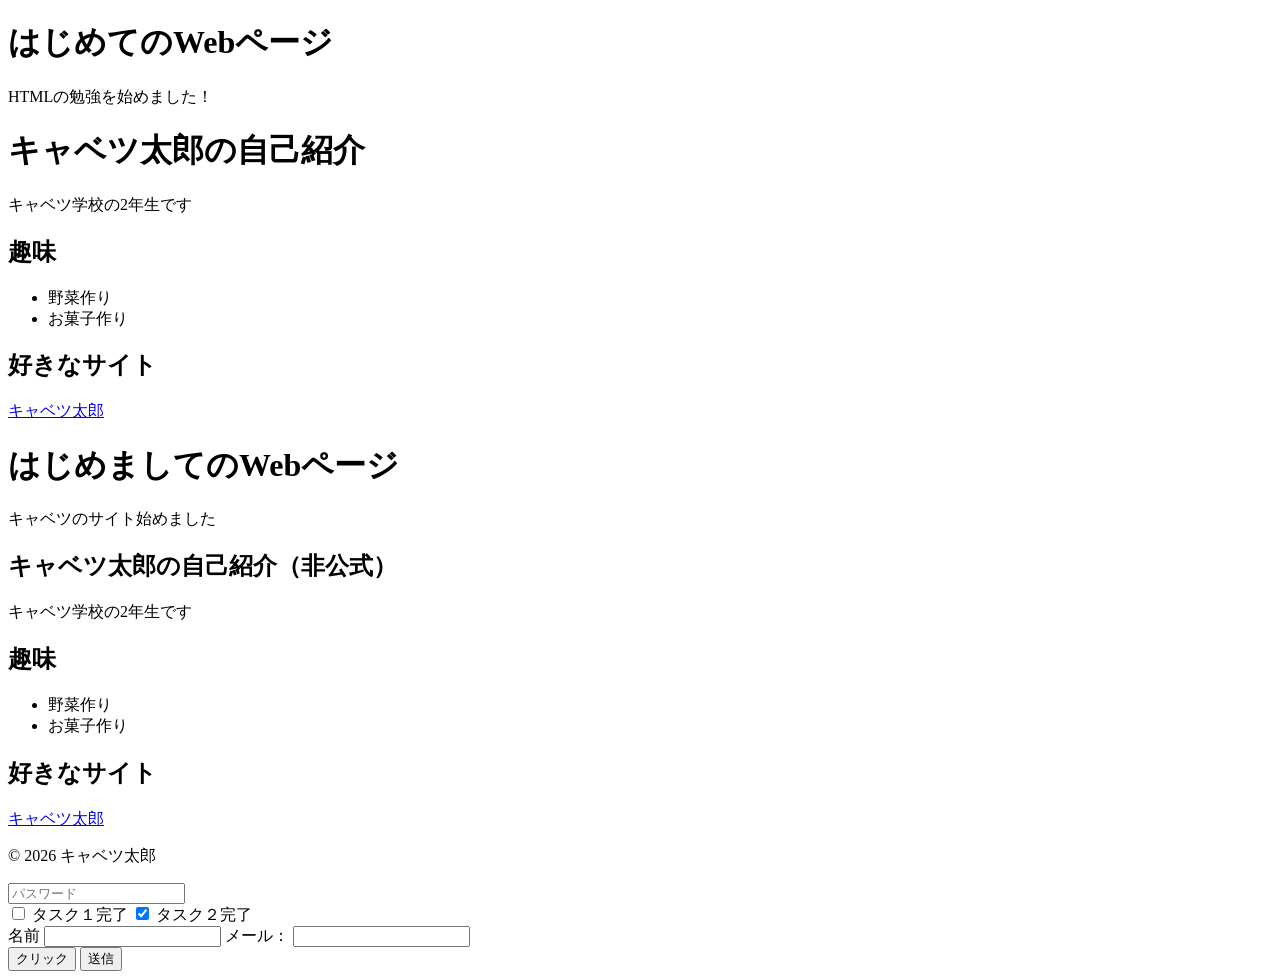
<file: session02/exercise/index.html>
<!doctype html>
<html lang="ja">
  <head>
    <meta charset="UTF-8" />
    <meta name="viewport" content="width=device-width, initial-scale=1.0" />
    <title>自己紹介ページ</title>
  </head>
  <body>
    <!-- ============================================
         実習2: 基本的なHTMLページ
         まずは以下のh1とpを自分の内容に書き換えてみよう
    ============================================ -->
    <h1>はじめてのWebページ</h1>
    <p>HTMLの勉強を始めました！</p>

    <!-- ============================================
         実習3: 自己紹介ページを作ろう
         以下のTODOコメントに従って、内容を追加してください
    ============================================ -->

    <!-- TODO: h1タグで自分の名前を見出しとして書いてみよう -->
 <h1>キャベツ太郎の自己紹介</h1>
    <!-- TODO: pタグで自己紹介文を2〜3文書いてみよう -->
    <!-- 例: <p>情報学部の1年生です。</p> -->
<p>キャベツ学校の2年生です</p>
    <!-- TODO: h2タグで「趣味」という見出しを作ろう -->
<h2>趣味</h2>
    <!-- TODO: ul と li タグで趣味のリストを3つ以上書いてみよう -->
    <!-- 例:
    <ul>
        <li>プログラミング</li>
        <li>読書</li>
    </ul>
    -->
<ul>
    <li>野菜作り</li>
    <li>お菓子作り</li>
</ul>
    <!-- TODO: h2タグで「好きなサイト」という見出しを作ろう -->
<h2>好きなサイト</h2>
    <!-- TODO: aタグで好きなWebサイトへのリンクを1つ以上作ろう -->
    <!-- 例: <a href="https://github.com">GitHub</a> -->
<a href="https://www.yaokin.com/products_search/snack/item_M02116">キャベツ太郎</a>
    <!-- ============================================
         実習4: セマンティックタグで構造化しよう
         上で書いた内容を、以下のセマンティックタグで囲み直してください

         ヒント: 以下の構造にしてみよう
         <header>
             <h1>名前</h1>
         </header>
         <main>
             <section>
                 <h2>自己紹介</h2>
                 <p>...</p>
             </section>
             <section>
                 <h2>趣味</h2>
                 <ul>...</ul>
             </section>
             <section>
                 <h2>好きなサイト</h2>
                 <a>...</a>
             </section>
         </main>
         <footer>
             <p>&copy; 2026 あなたの名前</p>
         </footer>
    ============================================ -->
<header>
        <h1>はじめましてのWebページ</h1>
        <p>キャベツのサイト始めました</p>
</header>
    <main>
    <section>
        <h2>キャベツ太郎の自己紹介（非公式）</h2>
        <p>キャベツ学校の2年生です</p>
    </section>

    <section>
        <h2>趣味</h2>
        <ul>
            <li>野菜作り</li>
            <li>お菓子作り</li>
        </ul>
        <h2>好きなサイト</h2>
        <a><a href="https://www.yaokin.com/products_search/snack/item_M02116">キャベツ太郎</a></a>
    </section>

    </main>
    <footer>
        <p>&copy; 2026 キャベツ太郎</p>
    </footer>

    <!-- ============================================
         実習5: お問い合わせフォームを追加しよう
         以下のTODOに従って、フォームを作成してください
    ============================================ -->

    <!-- TODO: sectionタグで「お問い合わせ」セクションを作ろう -->
    <!-- TODO: formタグの中に以下を作成:
         1. 名前の入力欄（type="text"）+ labelタグ
         2. メールアドレスの入力欄（type="email"）+ labelタグ
         3. 送信ボタン（button type="submit"）
    -->
    <!-- ヒント:
    <section>
        <h2>お問い合わせ</h2>
        <form>
            <div>
                <label for="name">名前:</label>
                <input type="text" id="name" placeholder="山田太郎">
            </div>
            ...
        </form>
    </section>
    -->
<body>
    <from>
        <input type="password" placeholder="パスワード">
        <br>

        <input type="checkbox" id="task1">
        <label for="task1">タスク１完了</label>
        <input type="checkbox" id="task2" checked>
        <label for="task2">タスク２完了</label>
        <br>
        <label for="username">名前</label>
        <input type="text" id="username">
        <label>
            メール：
            <input type="email">
        </label>
        <br>
        <button type="button">クリック</button>
        <button type="submit">送信</button>
    </from>
</body>
  </body>
</html>
</file>
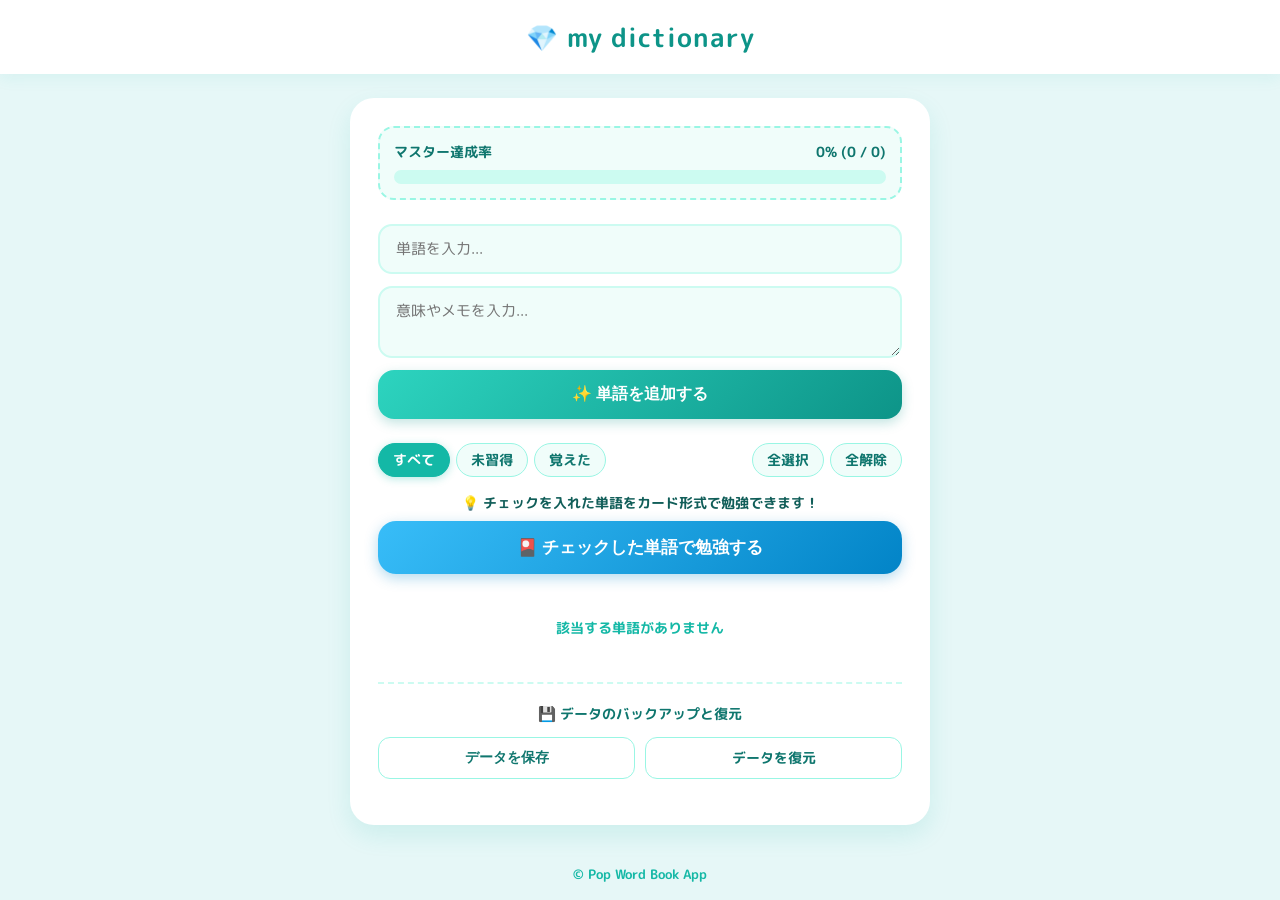
<file: your-app/static/index.html>
<!DOCTYPE html>
<html lang="ja">
<head>
  <meta charset="UTF-8">
  <meta name="viewport" content="width=device-width, initial-scale=1.0">
  <title>わたしじしょ</title>
  <link rel="stylesheet" href="style.css">
  <link rel="preconnect" href="https://fonts.googleapis.com">
  <link rel="preconnect" href="https://fonts.gstatic.com" crossorigin>
  <link href="https://fonts.googleapis.com/css2?family=M+PLUS+Rounded+1c:wght@400;700&display=swap" rel="stylesheet">
</head>
<body>

  <!-- ヘッダー -->
  <header class="header">
    <h1>💎 my dictionary</h1>
  </header>

  <!-- メインコンテナ -->
  <main class="dictionary-card">
    
    <div id="error-message" class="error-message" style="display: none;"></div>

    <!-- 進捗バー（全体のマスター達成率） -->
    <div class="progress-container">
      <div class="progress-label-row">
        <span>マスター達成率</span>
        <span id="master-progress-text">0% (0 / 0)</span>
      </div>
      <div class="progress-bar-bg">
        <div id="master-progress-bar" class="progress-bar-fill" style="width: 0%;"></div>
      </div>
    </div>

    <!-- 入力エリア -->
    <div class="input-area-vertical">
      <input type="text" id="word-input" class="word-input" placeholder="単語を入力..." autocomplete="off">
      <textarea id="memo-input" class="memo-input" placeholder="意味やメモを入力..." rows="2"></textarea>
      <button type="button" id="add-btn" class="word-button">✨ 単語を追加する</button>
    </div>

    <!-- フィルタータブ ＆ 一括選択操作 -->
    <div class="filter-and-select-bar">
      <div class="filter-container">
        <button type="button" class="filter-btn active" data-filter="all">すべて</button>
        <button type="button" class="filter-btn" data-filter="unmastered">未習得</button>
        <button type="button" class="filter-btn" data-filter="mastered">覚えた</button>
      </div>
      <div class="quick-select-btns">
        <button type="button" id="select-all-btn" class="sub-action-btn">全選択</button>
        <button type="button" id="deselect-all-btn" class="sub-action-btn">全解除</button>
      </div>
    </div>

    <!-- 学習説明ガイドテキスト -->
    <div class="study-guide-text">
      💡 チェックを入れた単語をカード形式で勉強できます！
    </div>

    <!-- 単語カードで学習開始ボタン -->
    <button type="button" id="start-study-btn" class="study-start-button">
      🎴 チェックした単語で勉強する
    </button>

    <!-- 単語一覧 -->
    <ul id="dictionary-list" class="dictionary-list"></ul>

    <!-- バックアップ・復元エリア -->
    <div class="backup-section">
      <h3>💾 データのバックアップと復元</h3>
      <div class="backup-buttons">
        <button type="button" id="export-btn" class="backup-btn">データを保存</button>
        <label for="import-file-input" class="backup-btn import-label">
          データを復元
          <input type="file" id="import-file-input" accept=".json" style="display: none;">
        </label>
      </div>
    </div>

  </main>

  <!-- フッター -->
  <footer class="footer">
    <p>&copy; Pop Word Book App</p>
  </footer>

  <!-- 単語カード モーダル -->
  <div id="card-modal" class="card-modal" style="display: none;">
    <div class="card-content">
      <button type="button" id="close-modal-btn" class="close-btn">&times;</button>
      
      <div id="confetti-container" class="confetti-container"></div>

      <!-- お祝い画面 -->
      <div id="congrats-screen" class="congrats-screen" style="display: none;">
        <div class="congrats-emoji">🎉🎊✨</div>
        <h2 class="congrats-title">Congratulations!</h2>
        <p class="congrats-text">選択した単語をすべてマスターしました！<br>素晴らしい集中力です！</p>
        <button type="button" id="congrats-close-btn" class="word-button">学習を終了する</button>
      </div>

      <!-- カード領域 -->
      <div id="study-card-body">
        <div class="card-progress" id="card-progress">1 / 5</div>

        <div class="flash-card-container" id="flash-card">
          <div class="flash-card-inner" id="flash-card-inner">
            <div class="card-face card-front">
              <span class="card-badge">ヒント / 意味</span>
              <p id="card-memo">（メモが表示されます）</p>
            </div>
            <div class="card-face card-back">
              <span class="card-badge">単語 / 答え</span>
              <p id="card-title">（単語が表示されます）</p>
            </div>
          </div>
        </div>
        <p class="flip-hint">※ タップでめくれます</p>

        <div class="card-controls">
          <button type="button" id="wiki-btn" class="card-btn wiki-btn">🔍 Wiki</button>
          <button type="button" id="master-btn" class="card-btn master-btn">✨ 覚えた！</button>
          <button type="button" id="next-btn" class="card-btn next-btn">次へ ➔</button>
        </div>
      </div>

    </div>
  </div>

  <!-- JSの外部読み込み -->
  <script src="app.js"></script>
</body>
</html>
</file>
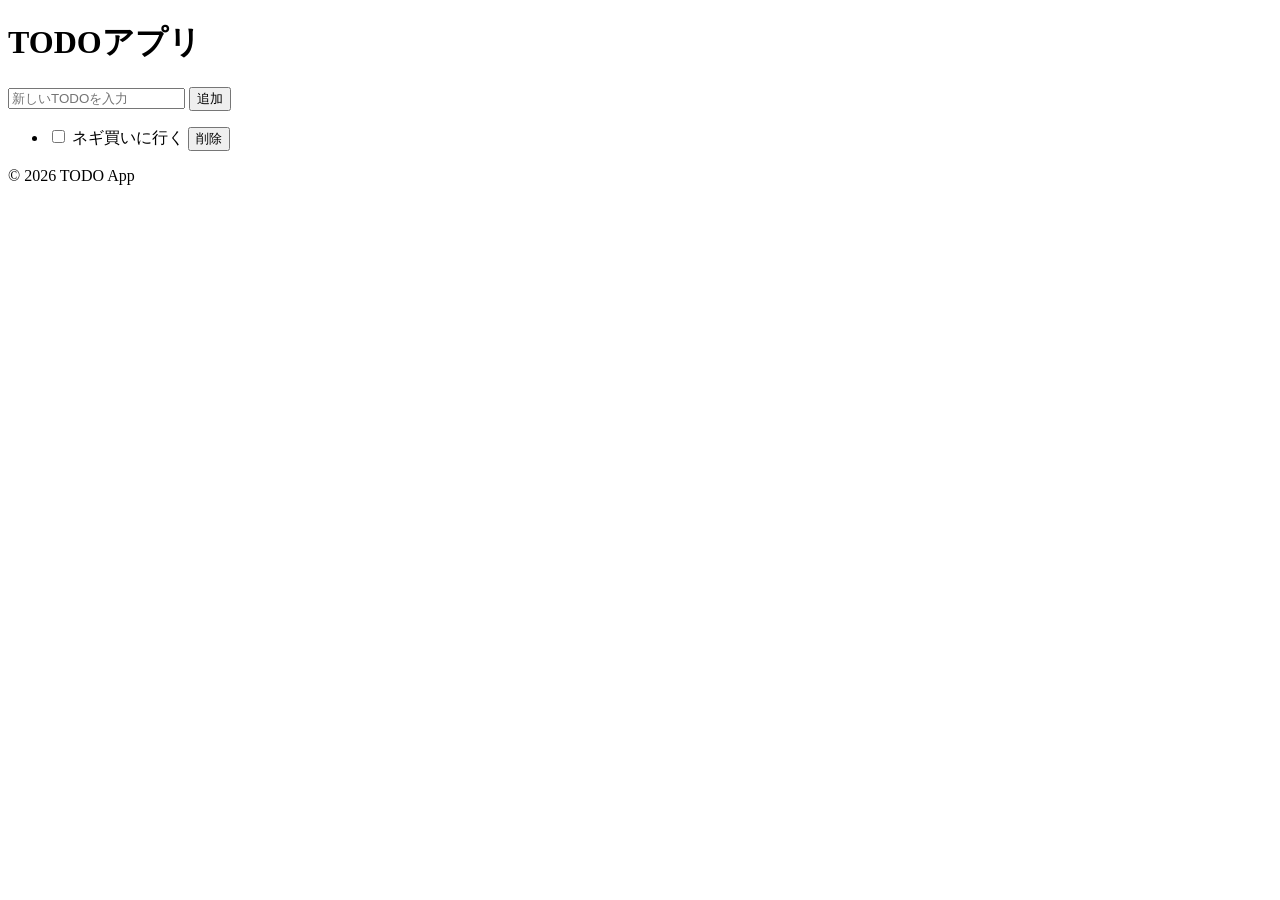
<file: session02/exercise/todo.html>
<!doctype html>
<html lang="ja">
  <head>
    <meta charset="UTF-8" />
    <meta name="viewport" content="width=device-width, initial-scale=1.0" />
    <title>TODO App</title>
  </head>
  <body>

       <!--TODOアプリの HTML を作ろう

       以下の構造を完成させてください:
       1. ヘッダー: アプリのタイトル（h1）
       2. メイン: 入力フォーム + TODOリスト
       3. フッター: 著作権表示

       各TODO項目の構造:-->


    <!-- ===== ヘッダー ===== -->
    <header>
      <!--ヒント: h1タグでアプリのタイトルを書こう -->
      <h1>TODOアプリ</h1>
    </header>

    <!-- ===== メインコンテンツ ===== -->
    <main>
      <!-- ----- TODO入力エリア ----- -->
      <!-- ヒント: form (id="todo-form") タグの中に以下を追加
         - input (type="text", id="todo-input", placeholder="新しいTODOを入力...")
         - button (type="submit", テキスト: "追加")
    -->
         <from id="todo-form">
          <input type="text" id="todo-form" placeholder="新しいTODOを入力">
          <button type="submit">追加</button>
         </from>

      <!-- ----- TODOリスト表示エリア ----- -->
      <!-- ヒント: ul (id="todo-list") の中に li を3つ以上追加
         各liには label でcheckboxとspanを包み、後ろに削除ボタンを置く
         1つは checked をつけて完了済みにしてみよう
    -->
         <ul id="todo-list">
          <li>
            <label>
              <input type="checkbox">
              <span>ネギ買いに行く</span>
            </label>
            <button>削除</button>
          </li>
         </ul>
        </main>

    <!-- ===== フッター ===== -->
    <footer>
      <!-- ヒント: <p>&copy; 2026 TODO App</p> -->
       <p>&copy; 2026 TODO App</p>
    </footer>
  </body>
</html>
</file>
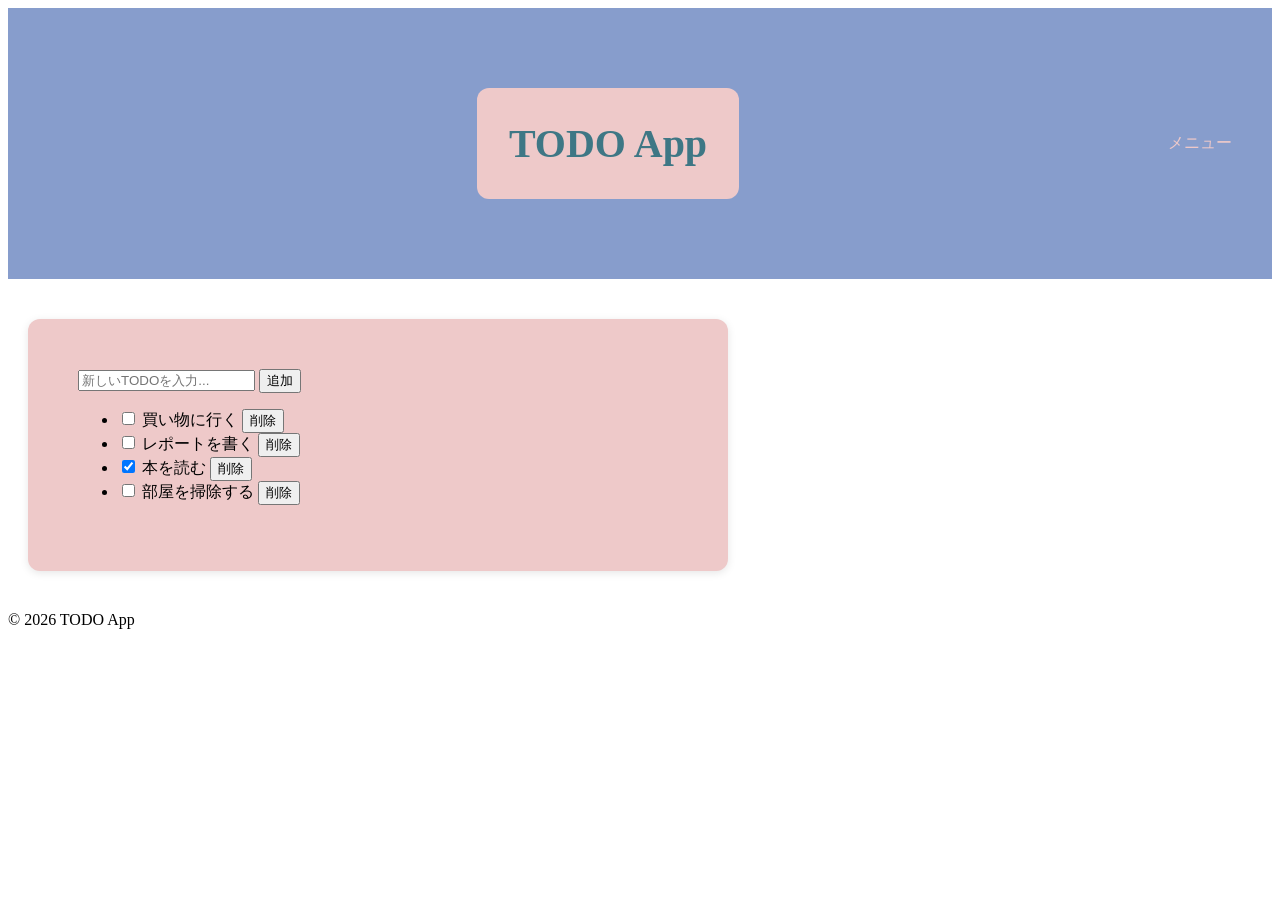
<file: session03/exercise/todo.html>
<!doctype html>
<html lang="ja">
  <head>
    <meta charset="UTF-8" />
    <meta name="viewport" content="width=device-width, initial-scale=1.0" />
    <title>TODO App</title>
    <!-- ヒント: 外部CSSファイルを読み込もう -->
    <link rel="stylesheet" href="style.css">

  </head>
  <body>
    <!-- ヘッダー（第2回の正解にclass名を追加） -->

    <header class="header">
      <h1> TODO App</h1>
      <nav> メニュー</nav>
    </header>

    <!-- メインコンテンツ -->
    <main class="todo-card">
      <!-- TODO入力エリア -->
      <form id="todo-form" class="input-area">
        <input
          type="text"
          id="todo-input"
          class="todo-input"
          placeholder="新しいTODOを入力..."
        />
        <button type="submit" class="todo-button">追加</button>
      </form>

      <!-- TODOリスト -->
      <ul id="todo-list" class="todo-list">
        <li class="todo-item">
          <label class="todo-label">
            <input type="checkbox" class="todo-checkbox" />
            <span class="todo-title">買い物に行く</span>
          </label>
          <button class="delete-button">削除</button>
        </li>

        <li class="todo-item">
          <label class="todo-label">
            <input type="checkbox" class="todo-checkbox" />
            <span class="todo-title">レポートを書く</span>
          </label>
          <button class="delete-button">削除</button>
        </li>

        <li class="todo-item done">
          <label class="todo-label">
            <input type="checkbox" class="todo-checkbox" checked />
            <span class="todo-title">本を読む</span>
          </label>
          <button class="delete-button">削除</button>
        </li>

        <li class="todo-item">
          <label class="todo-label">
            <input type="checkbox" class="todo-checkbox" />
            <span class="todo-title">部屋を掃除する</span>
          </label>
          <button class="delete-button">削除</button>
        </li>
      </ul>
    </main>

    <!-- フッター -->
    <footer class="footer">
      <p>&copy; 2026 TODO App</p>
    </footer>
  </body>
</html>
</file>
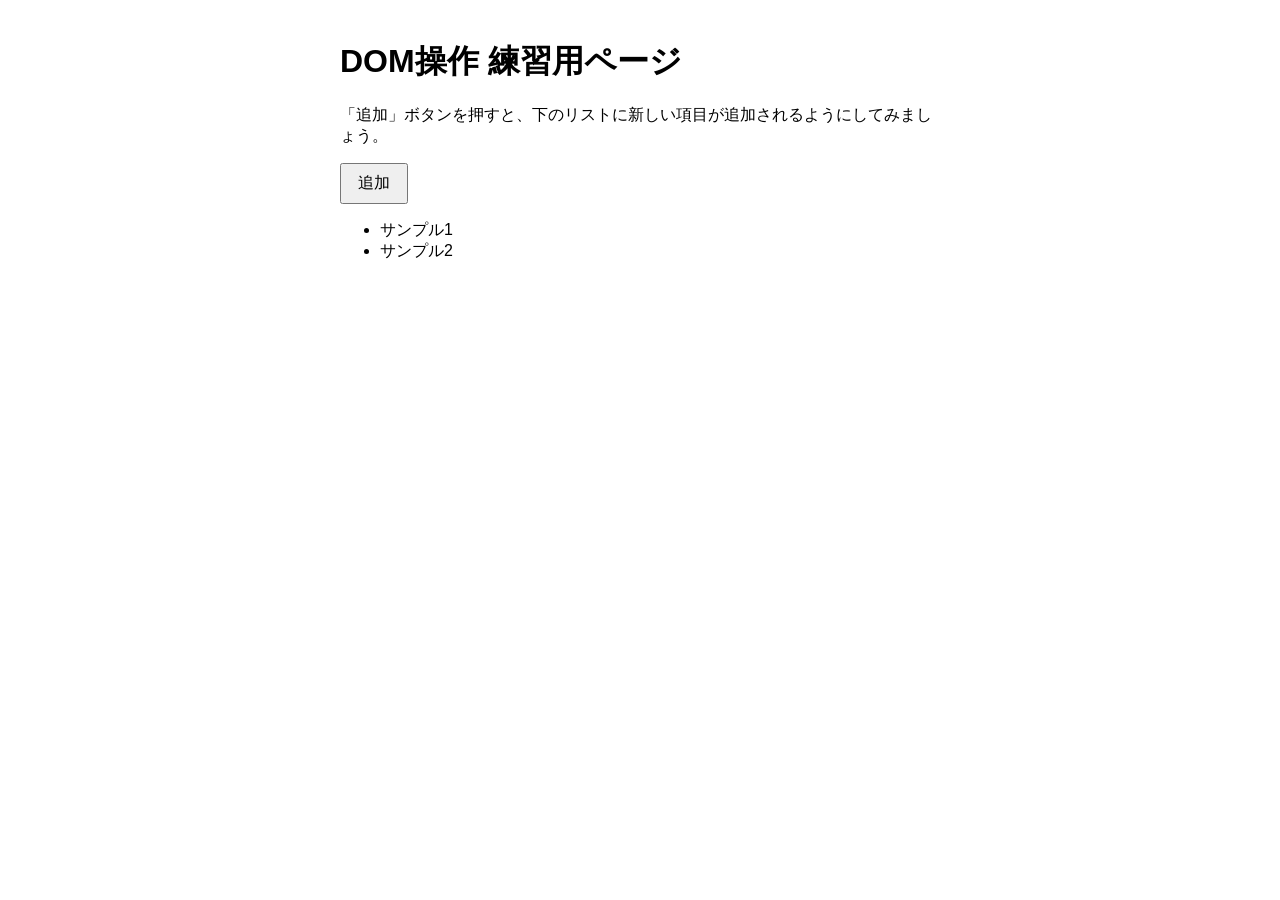
<file: session04/exercise/dom-example.html>
<!doctype html>
<html lang="ja">
  <head>
    <meta charset="UTF-8" />
    <title>DOM操作 練習用</title>
    <style>
      body {
        font-family: sans-serif;
        max-width: 600px;
        margin: 40px auto;
        padding: 0 20px;
      }
      button {
        padding: 8px 16px;
        font-size: 16px;
        cursor: pointer;
      }
      ul {
        margin-top: 16px;
      }
    </style>
  </head>
  <body>
    <h1>DOM操作 練習用ページ</h1>

    <p>
      「追加」ボタンを押すと、下のリストに新しい項目が追加されるようにしてみましょう。
    </p>

    <button id="add-item-btn">追加</button>

    <ul id="item-list">
      <li>サンプル1</li>
      <li>サンプル2</li>
    </ul>

    <script>
      // ↓↓↓ ここから下に、スライドのコードを書いてください ↓↓↓
      // 要素の 取得アイテムを追加するボタンとリストを取得
      const addItemBtn = document.getElementById("add-item-btn");
      //addItemBtnには<button id="add-item-btn">追加</button>がはいってる
      const itemList = document.getElementById("item-list");
      //itemListには
      //<ul id="item-list">
      //<li>サンプル1</li>
      //<li>サンプル2</li>
      //</ul>
      //が入ってる
      //「追加」ボタンをクリックしたときの処理
      addItemBtn.addEventListener("click", () => {
        // 新しいli要素を 作成して 追加中に以下のコードを追加してく
        const newItem = document.createElement("li"); //newItemには<li></li>が入っている
        newItem.textContent = "cat";//newItemには<li>cat</li>が入っている
        itemList.appendChild(newItem);
      });

    </script>
  </body>
</html>
</file>
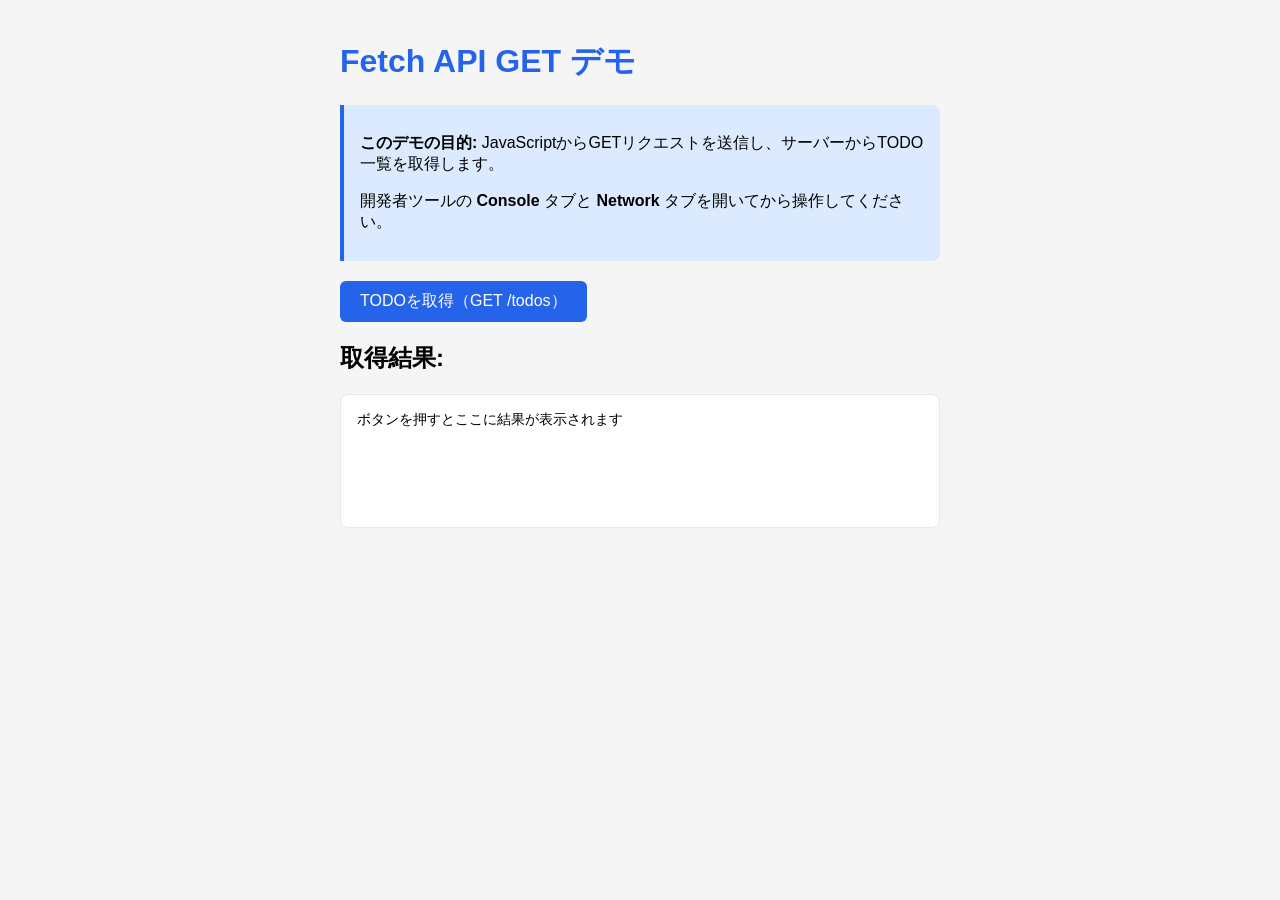
<file: session07/exercise/static/fetch-get-example.html>
<!doctype html>
<html lang="ja">
  <head>
    <meta charset="UTF-8" />
    <meta name="viewport" content="width=device-width, initial-scale=1.0" />
    <title>Fetch API GET デモ</title>
    <style>
      body {
        font-family:
          "Helvetica Neue", Arial, "Hiragino Kaku Gothic ProN", sans-serif;
        max-width: 600px;
        margin: 40px auto;
        padding: 0 20px;
        background-color: #f5f5f5;
      }
      h1 {
        color: #2563eb;
      }
      button {
        background-color: #2563eb;
        color: white;
        border: none;
        padding: 10px 20px;
        border-radius: 6px;
        font-size: 16px;
        cursor: pointer;
      }
      button:hover {
        background-color: #1d4ed8;
      }
      #result {
        margin-top: 20px;
        padding: 16px;
        background-color: white;
        border-radius: 8px;
        border: 1px solid #e2e8f0;
        min-height: 100px;
        white-space: pre-wrap;
        font-family: monospace;
        font-size: 14px;
      }
      .info {
        background-color: #dbeafe;
        border-left: 4px solid #2563eb;
        padding: 12px 16px;
        margin-bottom: 20px;
        border-radius: 0 8px 8px 0;
      }
    </style>
  </head>
  <body>
    <h1>Fetch API GET デモ</h1>

    <div class="info">
      <p>
        <strong>このデモの目的:</strong>
        JavaScriptからGETリクエストを送信し、サーバーからTODO一覧を取得します。
      </p>
      <p>
        開発者ツールの <strong>Console</strong> タブと
        <strong>Network</strong> タブを開いてから操作してください。
      </p>
    </div>

    <button onclick="getTodos()">TODOを取得（GET /todos）</button>

    <h2>取得結果:</h2>
    <div id="result">ボタンを押すとここに結果が表示されます</div>

    <script>
      // =====================================================
      // Fetch API を使った GET リクエストのデモ
      // =====================================================

      // このページは FastAPI の static フォルダから配信される。
      // 画面とAPIが同じサーバー（同一オリジン）なので、相対パス "/todos" で呼べる。

      // async/await を使った GET リクエスト
      async function getTodos() {
        console.log("--- GET /todos を実行します ---");

        try {
          // Step 1: fetch() でGETリクエストを送信
          //   fetch() はデフォルトでGETメソッドを使う
          console.log("Step 1: fetch() でリクエスト送信...");
          const response = await fetch("/todos");

          // Step 2: レスポンスのステータスを確認
          console.log("Step 2: レスポンス受信");
          console.log("  ステータスコード:", response.status);
          console.log("  OK?:", response.ok);

          // Step 3: レスポンスのbodyをJSON形式で解析
          //   response.json() はPromiseを返すのでawaitが必要
          console.log("Step 3: JSONを解析中...");
          const data = await response.json();

          // Step 4: 取得したデータを表示
          console.log("Step 4: データ取得完了!");
          console.log("  取得したTODO一覧:", data);
          console.log("  TODO数:", data.length);

          // 画面にも表示
          const resultDiv = document.getElementById("result");
          resultDiv.textContent = JSON.stringify(data, null, 2);
        } catch (error) {
          // エラーが発生した場合（サーバーが起動していないなど）
          console.error("エラーが発生しました:", error);
          document.getElementById("result").textContent =
            "エラー: " +
            error.message +
            "\n\nサーバーが起動しているか確認してください。";
        }
      }
    </script>
  </body>
</html>
</file>
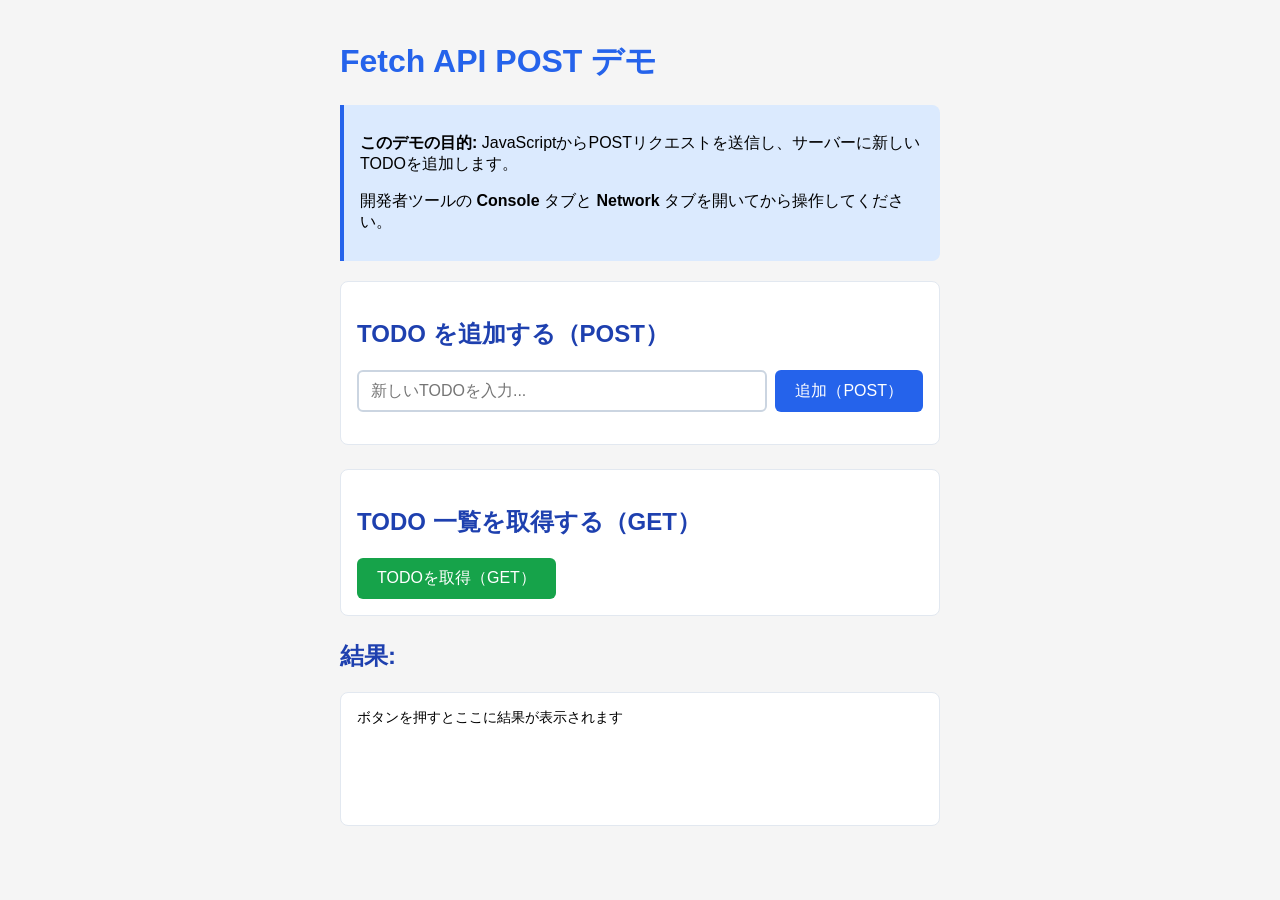
<file: session07/exercise/static/fetch-post-example.html>
<!doctype html>
<html lang="ja">
  <head>
    <meta charset="UTF-8" />
    <meta name="viewport" content="width=device-width, initial-scale=1.0" />
    <title>Fetch API POST デモ</title>
    <style>
      body {
        font-family:
          "Helvetica Neue", Arial, "Hiragino Kaku Gothic ProN", sans-serif;
        max-width: 600px;
        margin: 40px auto;
        padding: 0 20px;
        background-color: #f5f5f5;
      }
      h1 {
        color: #2563eb;
      }
      h2 {
        color: #1e40af;
      }
      .input-group {
        display: flex;
        gap: 8px;
        margin-bottom: 16px;
      }
      input[type="text"] {
        flex: 1;
        padding: 10px 12px;
        border: 2px solid #cbd5e1;
        border-radius: 6px;
        font-size: 16px;
      }
      input[type="text"]:focus {
        outline: none;
        border-color: #2563eb;
      }
      button {
        background-color: #2563eb;
        color: white;
        border: none;
        padding: 10px 20px;
        border-radius: 6px;
        font-size: 16px;
        cursor: pointer;
      }
      button:hover {
        background-color: #1d4ed8;
      }
      .btn-green {
        background-color: #16a34a;
      }
      .btn-green:hover {
        background-color: #15803d;
      }
      #result {
        margin-top: 20px;
        padding: 16px;
        background-color: white;
        border-radius: 8px;
        border: 1px solid #e2e8f0;
        min-height: 100px;
        white-space: pre-wrap;
        font-family: monospace;
        font-size: 14px;
      }
      .info {
        background-color: #dbeafe;
        border-left: 4px solid #2563eb;
        padding: 12px 16px;
        margin-bottom: 20px;
        border-radius: 0 8px 8px 0;
      }
      .section {
        margin-bottom: 24px;
        padding: 16px;
        background-color: white;
        border-radius: 8px;
        border: 1px solid #e2e8f0;
      }
    </style>
  </head>
  <body>
    <h1>Fetch API POST デモ</h1>

    <div class="info">
      <p>
        <strong>このデモの目的:</strong>
        JavaScriptからPOSTリクエストを送信し、サーバーに新しいTODOを追加します。
      </p>
      <p>
        開発者ツールの <strong>Console</strong> タブと
        <strong>Network</strong> タブを開いてから操作してください。
      </p>
    </div>

    <div class="section">
      <h2>TODO を追加する（POST）</h2>
      <div class="input-group">
        <input type="text" id="todoInput" placeholder="新しいTODOを入力..." />
        <button onclick="addTodo()">追加（POST）</button>
      </div>
    </div>

    <div class="section">
      <h2>TODO 一覧を取得する（GET）</h2>
      <button class="btn-green" onclick="getTodos()">TODOを取得（GET）</button>
    </div>

    <h2>結果:</h2>
    <div id="result">ボタンを押すとここに結果が表示されます</div>

    <script>
      // =====================================================
      // Fetch API を使った POST リクエストのデモ
      // =====================================================

      // このページは FastAPI の static フォルダから配信される。
      // 画面とAPIが同じサーバー（同一オリジン）なので、相対パス "/todos" で呼べる。

      // ----- GET: TODO一覧を取得 -----
      async function getTodos() {
        console.log("--- GET /todos を実行します ---");
        try {
          const response = await fetch("/todos");
          const data = await response.json();
          console.log("取得したTODO一覧:", data);
          document.getElementById("result").textContent =
            "GET /todos のレスポンス:\n" + JSON.stringify(data, null, 2);
        } catch (error) {
          console.error("GETエラー:", error);
          document.getElementById("result").textContent =
            "エラー: " + error.message;
        }
      }

      // ----- POST: 新しいTODOを追加 -----
      async function addTodo() {
        const input = document.getElementById("todoInput");
        const title = input.value.trim();

        if (!title) {
          alert("TODOを入力してください");
          return;
        }

        console.log("--- POST /todos を実行します ---");
        console.log("送信するデータ:", { title: title });

        try {
          // Step 1: POSTリクエストの設定
          //   method: HTTPメソッドを指定
          //   headers: 送信するデータの形式を宣言
          //   body: 送信するデータ（JSON文字列に変換）
          const requestBody = { title: title };
          console.log("Step 1: リクエスト設定");
          console.log("  method: POST");
          console.log("  Content-Type: application/json");
          console.log("  body (JSオブジェクト):", requestBody);
          console.log("  body (JSON文字列):", JSON.stringify(requestBody));

          // Step 2: fetch() でPOSTリクエストを送信
          console.log("Step 2: fetch() でリクエスト送信...");
          const response = await fetch("/todos", {
            method: "POST",
            headers: {
              "Content-Type": "application/json",
            },
            body: JSON.stringify(requestBody),
          });

          // Step 3: レスポンスを確認
          console.log("Step 3: レスポンス受信");
          console.log("  ステータスコード:", response.status);
          const data = await response.json();
          console.log("  レスポンスデータ:", data);
          console.log("  サーバーが付与したID:", data.id);

          // Step 4: 画面に表示
          document.getElementById("result").textContent =
            "POST /todos のレスポンス:\n" + JSON.stringify(data, null, 2);

          // 入力欄をクリア
          input.value = "";
        } catch (error) {
          console.error("POSTエラー:", error);
          document.getElementById("result").textContent =
            "エラー: " + error.message;
        }
      }

      // Enterキーでも追加できるようにする
      document
        .getElementById("todoInput")
        .addEventListener("keydown", function (e) {
          if (e.key === "Enter") {
            addTodo();
          }
        });
    </script>
  </body>
</html>
</file>
<file: your-app/static/style.css>
/* 基本設定 */
* {
  box-sizing: border-box;
  margin: 0;
  padding: 0;
}

body {
  font-family: 'M PLUS Rounded 1c', sans-serif;
  background-color: #e6f7f7;
  color: #2b4c52;
  display: flex;
  flex-direction: column;
  min-height: 100vh;
}

/* ヘッダー */
.header {
  background-color: #ffffff;
  padding: 18px 20px;
  text-align: center;
  box-shadow: 0 4px 15px rgba(20, 184, 166, 0.08);
}

.header h1 {
  font-size: 1.6rem;
  color: #0d9488;
  letter-spacing: 1px;
}

/* メインコンテナ */
.dictionary-card {
  max-width: 580px;
  width: 90%;
  margin: 24px auto;
  background: #ffffff;
  padding: 28px;
  border-radius: 24px;
  box-shadow: 0 10px 25px rgba(20, 184, 166, 0.12);
  flex-grow: 1;
}

/* エラーメッセージ */
.error-message {
  background-color: #ffe4e6;
  color: #e11d48;
  padding: 10px 14px;
  border-radius: 12px;
  margin-bottom: 16px;
  font-size: 0.85rem;
  font-weight: bold;
  text-align: center;
}

/* 進捗バー */
.progress-container {
  margin-bottom: 24px;
  background-color: #f0fdfa;
  padding: 14px;
  border-radius: 16px;
  border: 2px dashed #99f6e4;
}

.progress-label-row {
  display: flex;
  justify-content: space-between;
  font-size: 0.85rem;
  font-weight: bold;
  color: #0f766e;
  margin-bottom: 8px;
}

.progress-bar-bg {
  background-color: #ccfbf1;
  height: 14px;
  border-radius: 10px;
  overflow: hidden;
}

.progress-bar-fill {
  background: linear-gradient(90deg, #2dd4bf, #0d9488);
  height: 100%;
  border-radius: 10px;
  transition: width 0.4s ease;
}

/* 入力エリア */
.input-area-vertical {
  display: flex;
  flex-direction: column;
  gap: 12px;
  margin-bottom: 24px;
}

.word-input, .memo-input {
  width: 100%;
  padding: 12px 16px;
  border: 2px solid #ccfbf1;
  border-radius: 14px;
  font-size: 0.95rem;
  font-family: inherit;
  outline: none;
  background-color: #f0fdfa;
  color: #115e59;
  transition: all 0.2s;
}

.word-input:focus, .memo-input:focus {
  border-color: #14b8a6;
  background-color: #ffffff;
  box-shadow: 0 0 0 3px rgba(20, 184, 166, 0.15);
}

.word-button {
  background: linear-gradient(135deg, #2dd4bf, #0d9488);
  color: white;
  border: none;
  padding: 14px;
  border-radius: 16px;
  font-weight: bold;
  font-size: 1rem;
  cursor: pointer;
  box-shadow: 0 4px 12px rgba(13, 148, 136, 0.25);
  transition: all 0.2s;
}

.word-button:hover {
  transform: translateY(-2px);
  box-shadow: 0 6px 16px rgba(13, 148, 136, 0.35);
}

/* フィルター ＆ 一括選択バー */
.filter-and-select-bar {
  display: flex;
  justify-content: space-between;
  align-items: center;
  flex-wrap: wrap;
  gap: 10px;
  margin-bottom: 16px;
}

.filter-container, .quick-select-btns {
  display: flex;
  gap: 6px;
}

.filter-btn, .sub-action-btn {
  background-color: #f0fdfa;
  border: 1.5px solid #99f6e4;
  color: #0f766e;
  padding: 6px 14px;
  border-radius: 20px;
  font-size: 0.85rem;
  font-weight: bold;
  cursor: pointer;
  font-family: inherit;
  transition: all 0.2s;
}

.filter-btn.active {
  background-color: #14b8a6;
  color: white;
  border-color: #14b8a6;
  box-shadow: 0 2px 8px rgba(20, 184, 166, 0.3);
}

.sub-action-btn:hover, .filter-btn:not(.active):hover {
  background-color: #ccfbf1;
}

/* 学習案内・ボタン */
.study-guide-text {
  font-size: 0.85rem;
  color: #115e59;
  margin-bottom: 8px;
  text-align: center;
  font-weight: bold;
}

.study-start-button {
  width: 100%;
  background: linear-gradient(135deg, #38bdf8, #0284c7);
  color: white;
  border: none;
  padding: 15px;
  border-radius: 18px;
  font-size: 1.05rem;
  font-weight: bold;
  cursor: pointer;
  margin-bottom: 24px;
  box-shadow: 0 4px 14px rgba(2, 132, 199, 0.3);
  transition: all 0.2s;
}

.study-start-button:hover {
  transform: translateY(-2px);
  box-shadow: 0 6px 18px rgba(2, 132, 199, 0.4);
}

/* 単語リスト */
.dictionary-list {
  list-style: none;
  margin-bottom: 24px;
}

.dictionary-item {
  display: flex;
  justify-content: space-between;
  align-items: center;
  padding: 14px 16px;
  border: 1.5px solid #f0fdfa;
  background-color: #f0fdfa;
  border-radius: 16px;
  margin-bottom: 10px;
  transition: all 0.2s;
}

.dictionary-item:hover {
  border-color: #99f6e4;
  background-color: #ffffff;
  transform: translateX(2px);
}

/* 覚えた単語の見た目（少し薄くするがチェックは押しやすく） */
.dictionary-item.done {
  opacity: 0.75;
  background-color: #f8fafc;
  border-color: #e2e8f0;
}

.dictionary-label {
  display: flex;
  align-items: flex-start;
  gap: 12px;
  cursor: pointer;
  flex-grow: 1;
}

.word-checkbox {
  margin-top: 4px;
  width: 20px;
  height: 20px;
  accent-color: #14b8a6;
  cursor: pointer;
}

.dictionary-title {
  font-weight: bold;
  font-size: 1rem;
  color: #0f766e;
}

.mastered-badge {
  background-color: #ccfbf1;
  color: #0f766e;
  font-size: 0.75rem;
  padding: 3px 8px;
  border-radius: 10px;
  margin-left: 8px;
  font-weight: bold;
}

.dictionary-memo-text {
  font-size: 0.85rem;
  color: #475569;
  margin-top: 3px;
}

.delete-button {
  background-color: #fff1f2;
  color: #f43f5e;
  border: 1px solid #fecdd3;
  padding: 6px 12px;
  border-radius: 10px;
  font-size: 0.8rem;
  font-weight: bold;
  cursor: pointer;
  transition: all 0.2s;
}

.delete-button:hover {
  background-color: #ffe4e6;
}

/* バックアップエリア */
.backup-section {
  border-top: 2px dashed #ccfbf1;
  padding-top: 20px;
}

.backup-section h3 {
  font-size: 0.9rem;
  color: #0f766e;
  margin-bottom: 12px;
  text-align: center;
}

.backup-buttons {
  display: flex;
  gap: 10px;
}

.backup-btn {
  flex: 1;
  text-align: center;
  background-color: #ffffff;
  border: 1.5px solid #99f6e4;
  padding: 10px;
  border-radius: 12px;
  font-size: 0.85rem;
  font-weight: bold;
  cursor: pointer;
  color: #0f766e;
  transition: all 0.2s;
}

.backup-btn:hover {
  background-color: #f0fdfa;
}

.import-label {
  display: inline-block;
}

/* フッター */
.footer {
  text-align: center;
  padding: 16px;
  font-size: 0.8rem;
  color: #14b8a6;
  font-weight: bold;
}

/* モーダル */
.card-modal {
  position: fixed;
  top: 0;
  left: 0;
  width: 100vw;
  height: 100vh;
  background: rgba(15, 23, 42, 0.4);
  backdrop-filter: blur(4px);
  display: flex;
  justify-content: center;
  align-items: center;
  z-index: 1000;
}

.card-content {
  background: #ffffff;
  width: 90%;
  max-width: 420px;
  padding: 28px;
  border-radius: 28px;
  position: relative;
  box-shadow: 0 20px 40px rgba(0, 0, 0, 0.15);
}

.close-btn {
  position: absolute;
  top: 14px;
  right: 18px;
  background: #f0fdfa;
  border: none;
  width: 32px;
  height: 32px;
  border-radius: 50%;
  font-size: 1.2rem;
  cursor: pointer;
  color: #0f766e;
  font-weight: bold;
}

.card-progress {
  text-align: center;
  font-weight: bold;
  color: #0d9488;
  margin-bottom: 14px;
  font-size: 0.95rem;
}

/* フリップカード */
.flash-card-container {
  perspective: 1000px;
  height: 220px;
  cursor: pointer;
  margin-bottom: 10px;
}

.flash-card-inner {
  position: relative;
  width: 100%;
  height: 100%;
  transition: transform 0.6s cubic-bezier(0.4, 0.2, 0.2, 1);
  transform-style: preserve-3d;
}

.flash-card-inner.is-flipped {
  transform: rotateY(180deg);
}

.card-face {
  position: absolute;
  width: 100%;
  height: 100%;
  backface-visibility: hidden;
  border-radius: 20px;
  display: flex;
  flex-direction: column;
  justify-content: center;
  align-items: center;
  padding: 24px;
  box-shadow: 0 8px 20px rgba(20, 184, 166, 0.12);
  text-align: center;
}

.card-front {
  background-color: #f0fdfa;
  border: 3px solid #99f6e4;
  color: #0f766e;
}

.card-back {
  background-color: #fffbeb;
  border: 3px solid #fde68a;
  color: #78350f;
  transform: rotateY(180deg);
}

.card-badge {
  position: absolute;
  top: 14px;
  left: 16px;
  font-size: 0.75rem;
  font-weight: bold;
  background: rgba(255, 255, 255, 0.8);
  padding: 2px 8px;
  border-radius: 8px;
}

#card-memo, #card-title {
  font-size: 1.25rem;
  font-weight: bold;
  word-break: break-word;
}

.flip-hint {
  text-align: center;
  font-size: 0.75rem;
  color: #14b8a6;
  font-weight: bold;
  margin-bottom: 18px;
}

.card-controls {
  display: flex;
  gap: 10px;
}

.card-btn {
  flex: 1;
  padding: 12px 8px;
  border: none;
  border-radius: 14px;
  font-weight: bold;
  font-size: 0.85rem;
  cursor: pointer;
  transition: all 0.2s;
}

.wiki-btn { background-color: #f0fdfa; color: #0f766e; border: 1.5px solid #99f6e4; }
.master-btn { background: linear-gradient(135deg, #2dd4bf, #0d9488); color: white; box-shadow: 0 4px 10px rgba(13, 148, 136, 0.2); }
.next-btn { background-color: #e2e8f0; color: #475569; }

.card-btn:hover {
  transform: translateY(-2px);
}

/* お祝い画面 */
.congrats-screen {
  text-align: center;
  padding: 20px 0;
}

.congrats-emoji { font-size: 3.5rem; margin-bottom: 12px; }
.congrats-title { color: #0d9488; margin-bottom: 8px; font-size: 1.5rem; }
.congrats-text { font-size: 0.95rem; color: #475569; margin-bottom: 24px; line-height: 1.5; }

/* 紙吹雪アニメーション */
.confetti-container {
  position: absolute;
  top: 0;
  left: 0;
  width: 100%;
  height: 100%;
  pointer-events: none;
  overflow: hidden;
  border-radius: 28px;
}

.confetti {
  position: absolute;
  width: 10px;
  height: 10px;
  top: -10px;
  border-radius: 3px;
  animation: fall linear forwards;
}

@keyframes fall {
  to {
    transform: translateY(380px) rotate(720deg);
    opacity: 0;
  }
}
</file>
<file: session03/exercise/style.css>
/* ===========================================
   TODOアプリ CSS - 実習用スターター
   第3回 CSS基礎

   todo.html の <link> タグのコメントを外して
   このファイルを読み込んでからスタイルを書いていこう
   =========================================== */

/* --- 1. リセットと基本設定 ---
   ヒント: * で全要素の margin/padding を 0 に
          box-sizing: border-box でサイズ計算を楽に 

h1 {
  /* ヒント: margin: 0; padding: 0; box-sizing: border-box; */


body {
   /*ヒント: font-family, background-color: #f3f4f6, color: #333 */
}
#page-title {
  color: darkblue;
  text-align: center;
}

/* --- 2. ヘッダー ---
   ヒント: 背景色 #2563eb, 文字色 white, padding, text-align: center */
.header { /*display: flex; justify-content: space-between; align-items: center; }
.input-area { display: flex; gap: 8px; }
body { display: flex; justify-content: center; }

.header{
  display: flex;
  justify-content: space-between;
    padding: 16px;
  background-color: #2563eb;
  color: white;
}


.header h1 {
  /* ヒント: font-size: 24px */
}

/* --- 3. メインコンテンツ --- */

/* --- 4. TODOカード ---
   ヒント: 白背景, max-width: 600px, margin: 24px auto で中央配置
           padding: 32px, border-radius: 12px, box-shadow */

.todo-card {
 /* background-color: white;
  max-width: 600px;
  margin: 40px auto;       /* 上下40px、左右は自動で中央配置 */
  /*padding: 32px;
  border-radius: 12px;     /* 角を丸くする */
  /*box-shadow: 0 2px 8px rgba(0, 0, 0, 0.1);  /* 影 */
}
/* --- 5. 入力エリア ---
   ヒント: display: flex で横並び, gap: 8px, margin-bottom: 24px */

.input-area {
}

.todo-input {
    /*flex: 1;                  /* 残りの幅を使い切る */
  /*padding: 12px 16px;
  border: 2px solid #d1d5db;
  border-radius: 8px;
  font-size: 16px;
  /* ヒント: flex: 1, padding: 12px 16px, border: 2px solid #d1d5db
             border-radius: 8px, font-size: 16px */
}

.todo-input:focus {
  /* ヒント: border-color: #2563eb, outline: none */
}

.todo-button {
   /* padding: 12px 24px;
  background-color: #2563eb;
  color: white;
  border: none;
  border-radius: 8px;
  cursor: pointer; 
  /* ヒント: padding: 12px 24px, background-color: #2563eb
             color: white, border: none, border-radius: 8px, cursor: pointer */
}

.todo-button:hover {
 /* background-color: #1d4ed8;/* ヒント: background-color: #1d4ed8 */
}

/* --- 6. TODOリスト --- */

.todo-list {
  /* ヒント: list-style: none */
}

.todo-item {
   /* color: red;
    text-align: center;
    background-color: rgb(179, 151, 226);
    width: 200px;
    height: 100px;
} 

h1{
  text-align: center;
}
.todo-item:hover {
   background-color: #f9fafb;/*background-color: #1dba54*/ 
}

/* --- 7. TODO項目の内容 --- */

.todo-label {
  /* ヒント: display: flex, align-items: center, gap: 12px, cursor: pointer, flex: 1 */
}

.todo-checkbox {
  /* ヒント: width: 20px, height: 20px, cursor: pointer */
}

.todo-title {
  /* ヒント: font-size: 16px */
}

/* --- 8. 完了状態 ---
   ヒント: 完了アイテムの背景を変え、テキストに取り消し線を引く */

.todo-item.done {
  /* ヒント: background-color: #f0fdf4, border-color: #bbf7d0 */
}

.todo-item.done .todo-title {
  /* ヒント: text-decoration: line-through, color: #9ca3af */
}

/* --- 9. 削除ボタン --- */

.delete-button {
  /* ヒント: padding: 6px 12px, background-color: transparent
             color: #9ca3af, border: 1px solid #d1d5db, border-radius: 6px, cursor: pointer */
}

.delete-button:hover {
  /* ヒント: background-color: #fef2f2, color: #dc2626, border-color: #fca5a5 */
}

/* --- 10. 空メッセージ ---
   ヒント: TODOが0件のときに表示するメッセージ
           text-align: center, padding: 32px, color: #9ca3af, font-size: 14px */

.empty-message {
}

/* --- 11. ページフッター --- */

.footer {
  /* ヒント: background-color: #374151, color: #9ca3af
             text-align: center, padding: 16px, font-size: 14px */
}

/* --- 12. レスポンシブデザイン ---
   ヒント: @media (max-width: 480px) でスマホ向けスタイルを記述
           カードのmargin/paddingを小さく、入力エリアを縦並びに */
 
  /*margin: 0;
  padding: 0;
  box-sizing: border-box;
} 

body {
  font-family: "Helvetica Neue", Arial, "Hiragino Sans",
               "Noto Sans JP", sans-serif;
  background-color: #f3f4f6;
  color: #333;
}
@media (max-width: 480px) {
  .todo-card { margin: 16px; padding: 16px; }
  .input-area { flex-direction: column; }
}
*/

h1 {
  color: rgb(62, 119, 133);
  font-size: 40px;
  background-color: rgb(238, 201, 201);
  margin: 40px auto;
  padding: 32px;
  border-radius: 12px; 
}
.todo-card {
  background-color: rgb(238, 201, 201);
  max-width: 600px;    
  margin: 40px 20px; 
  padding: 50px;
  border-radius: 12px;     /* 角を丸くする */
  box-shadow: 0 2px 8px rgba(0, 0, 0, 0.1);  /* 影 */
}

.header{
  align-items: center;
  display: flex;
  justify-content: space-between;
  padding: 40px;
  background-color: #879dcc;
  color: rgb(238, 201, 201);
}
</file>
